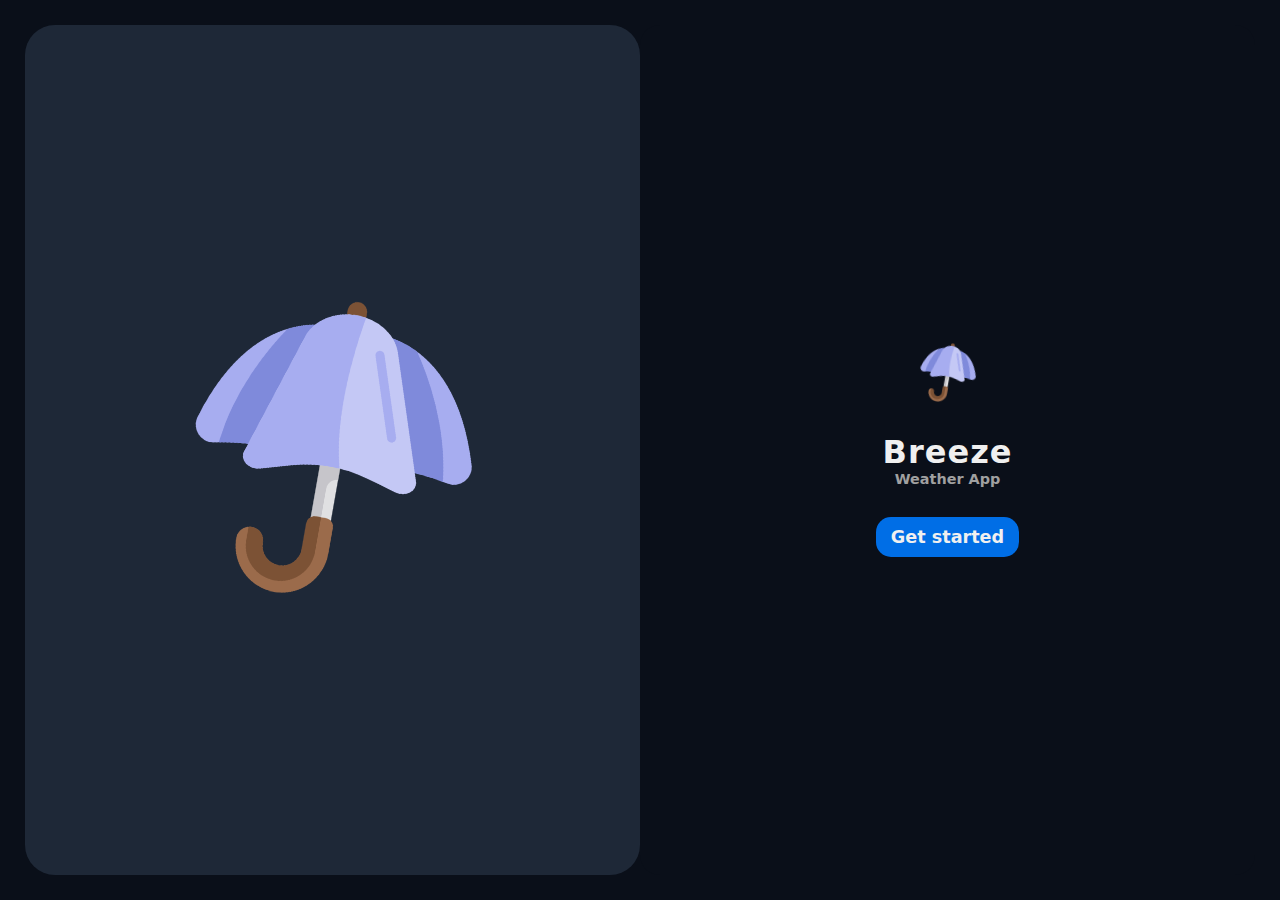
<file: html/index.html>
<!DOCTYPE html>
<html lang="en">
  <head>
    <meta charset="UTF-8" />
    <meta name="viewport" content="width=device-width, initial-scale=1.0" />
    <title>Welcome</title>

    <link rel="stylesheet" href="../styles/styles.css" />
    <link rel="stylesheet" href="../styles/welcome.css" />
    <link
      rel="stylesheet"
      href="https://cdnjs.cloudflare.com/ajax/libs/font-awesome/6.6.0/css/all.min.css"
      integrity="sha512-Kc323vGBEqzTmouAECnVceyQqyqdsSiqLQISBL29aUW4U/M7pSPA/gEUZQqv1cwx4OnYxTxve5UMg5GT6L4JJg=="
      crossorigin="anonymous"
      referrerpolicy="no-referrer"
    />
    <script src="../script/data.js" defer></script>
    <script src="../script/functions.js" defer></script>
    <script src="../script/welcome.js" defer></script>
  </head>

  <body>
    <aside>
      <img src="../images/umbrella.png" alt="umbrella" />
    </aside>

    <main>
      <img src="../images/umbrella.png" alt="umbrella" />

      <div>
        <p class="large">Breeze</p>
        <p>Weather App</p>
      </div>

      <div class="anchor">Get started</div>
    </main>
  </body>
</html>
</file>
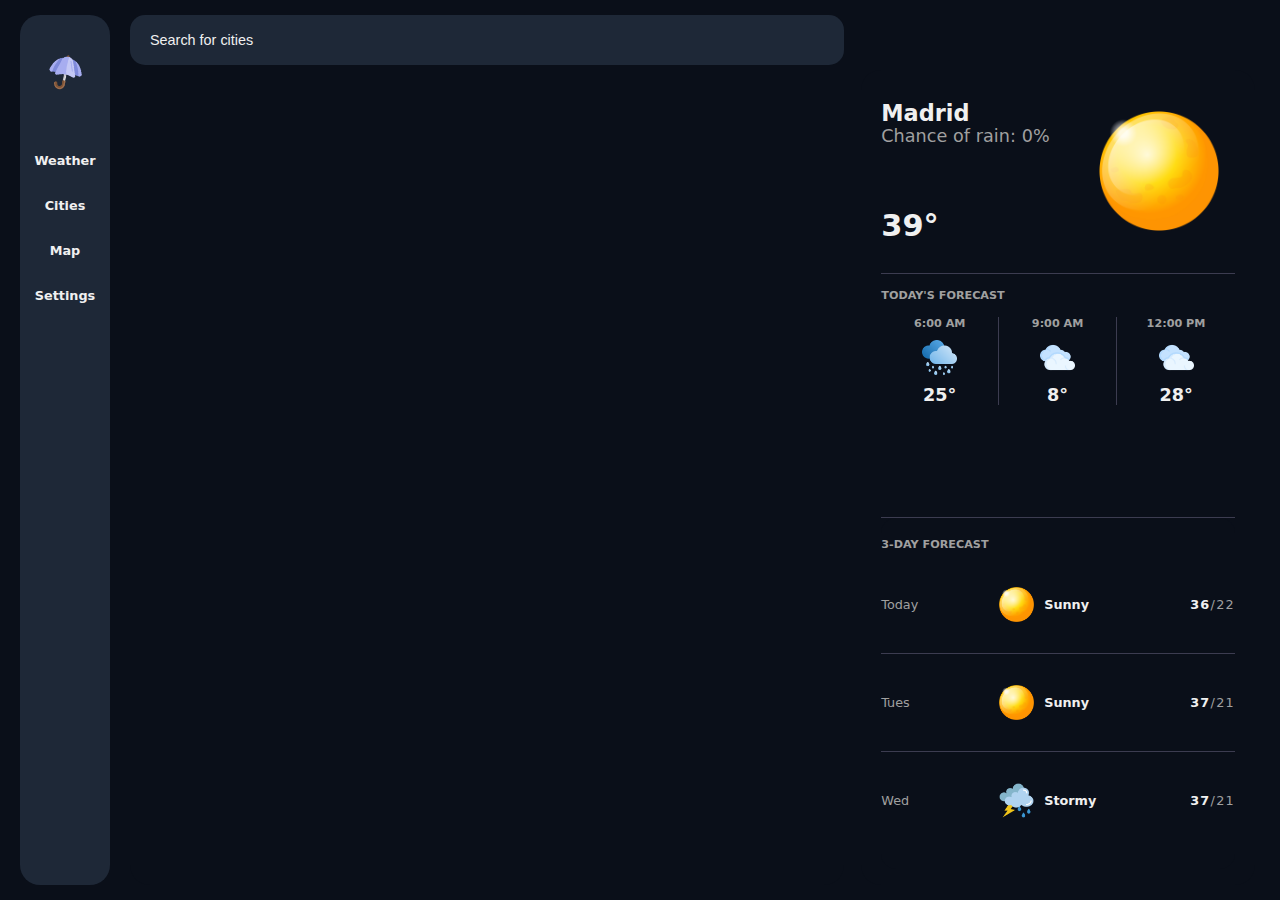
<file: html/cities.html>
<!DOCTYPE html>
<html lang="en">
  <head>
    <meta charset="UTF-8" />
    <meta name="viewport" content="width=device-width, initial-scale=1.0" />
    <title>Weather App</title>
    <link rel="stylesheet" href="../styles/styles.css" />
    <link rel="stylesheet" href="../styles/cities.css" />
    <link
      rel="stylesheet"
      href="https://cdnjs.cloudflare.com/ajax/libs/font-awesome/6.6.0/css/all.min.css"
      integrity="sha512-Kc323vGBEqzTmouAECnVceyQqyqdsSiqLQISBL29aUW4U/M7pSPA/gEUZQqv1cwx4OnYxTxve5UMg5GT6L4JJg=="
      crossorigin="anonymous"
      referrerpolicy="no-referrer"
    />

    <script src="../script/functions.js" defer></script>
    <script src="../script/cities.js" defer></script>
  </head>

  <body>
    <section class="side-nav">
      <div>
        <a href="home.html"><img src="../images/umbrella.png" /></a>
      </div>

      <div class="active">
        <a href="home.html"
          ><i class="fa-solid fa-cloud-sun-rain"></i>
          <p>Weather</p>
        </a>
      </div>

      <div>
        <a href="cities.html"
          ><i class="fa-solid fa-list-ul"></i>
          <p>Cities</p>
        </a>
      </div>

      <div>
        <a href="map.html"
          ><i class="fa-solid fa-map"></i>
          <p>Map</p>
        </a>
      </div>

      <div>
        <a href="settings.html"
          ><i class="fa-solid fa-sliders"></i>
          <p>Settings</p>
        </a>
      </div>
    </section>

    <section class="main">
      <div>
        <input type="text" placeholder="Search for cities" />
      </div>

      <div class="cities">
        <div class="city-container">
          <div class="city">
            <img src="../images/sun.png" alt="weather" />

            <div class="description">
              <p class="city-name">
                Madrid
                <i class="fa-solid fa-magnifying-glass-location"></i>
              </p>
              <p>10:23</p>
            </div>

            <p class="degrees">37&deg;</p>
          </div>

          <div class="delete">
            <i class="fa-solid fa-xmark"></i>
          </div>
        </div>

        <div class="city-container">
          <div class="city">
            <img src="../images/rain.png" alt="weather" />

            <div class="description">
              <p class="city-name">
                Vienna
                <i class="fa-solid fa-magnifying-glass-location"></i>
              </p>
              <p>11:54</p>
            </div>

            <p class="degrees">19&deg;</p>
          </div>

          <div class="delete">
            <i class="fa-solid fa-xmark"></i>
          </div>
        </div>

        <div class="city-container">
          <div class="city">
            <img src="../images/sun.png" alt="weather" />

            <div class="description">
              <p class="city-name">
                Madrid
                <i class="fa-solid fa-magnifying-glass-location"></i>
              </p>
              <p>4:21</p>
            </div>

            <p class="degrees">37&deg;</p>
          </div>

          <div class="delete">
            <i class="fa-solid fa-xmark"></i>
          </div>
        </div>

        <div class="city-container">
          <div class="city">
            <img src="../images/cloudy.png" alt="weather" />

            <div class="description">
              <p class="city-name">
                Athens
                <i class="fa-solid fa-magnifying-glass-location"></i>
              </p>
              <p>9:30</p>
            </div>

            <p class="degrees">21&deg;</p>
          </div>

          <div class="delete">
            <i class="fa-solid fa-xmark"></i>
          </div>
        </div>
      </div>
    </section>

    <section class="forecast">
      <div class="current-city">
        <div class="city">
          <p class="cityname">Madrid</p>
          <p>Chance of rain: <span class="dom">0</span>%</p>
        </div>

        <div class="image icon">
          <img src="../images/sun.png" />
        </div>

        <div class="temp">
          <p class="degrees"><span class="dom">39</span>&deg;</p>
        </div>
      </div>

      <div class="today-forecast">
        <p class="header">TODAY'S FORECAST</p>

        <div class="time-sections">
          <div class="section six-am">
            <p>6:00 AM</p>
            <img src="../images/rain.png" alt="weather" />
            <p class="degrees"><span>25</span>&deg;</p>
          </div>

          <div class="section nine-am">
            <p>9:00 AM</p>
            <img src="../images/cloudy.png" alt="weather" />
            <p class="degrees"><span>8</span>&deg;</p>
          </div>

          <div class="section twelve-pm">
            <p>12:00 PM</p>
            <img src="../images/cloudy.png" alt="weather" />
            <p class="degrees"><span>28</span>&deg;</p>
          </div>
        </div>
      </div>

      <div class="week-forecast">
        <div class="header">3-DAY FORECAST</div>

        <div class="day day-1">
          <p>Today</p>
          <div class="weather">
            <img src="../images/sun.png" alt="weather" />
            <p>Sunny</p>
          </div>
          <p><span>36</span>/22</p>
        </div>

        <div class="day day-2">
          <p>Tues</p>
          <div class="weather">
            <img src="../images/sun.png" alt="weather" />
            <p>Sunny</p>
          </div>
          <p><span>37</span>/21</p>
        </div>

        <div class="day day-3">
          <p>Wed</p>
          <div class="weather">
            <img src="../images/stormy.png" alt="weather" />
            <p>Stormy</p>
          </div>
          <p><span>37</span>/21</p>
        </div>
      </div>
    </section>
  </body>
</html>
</file>
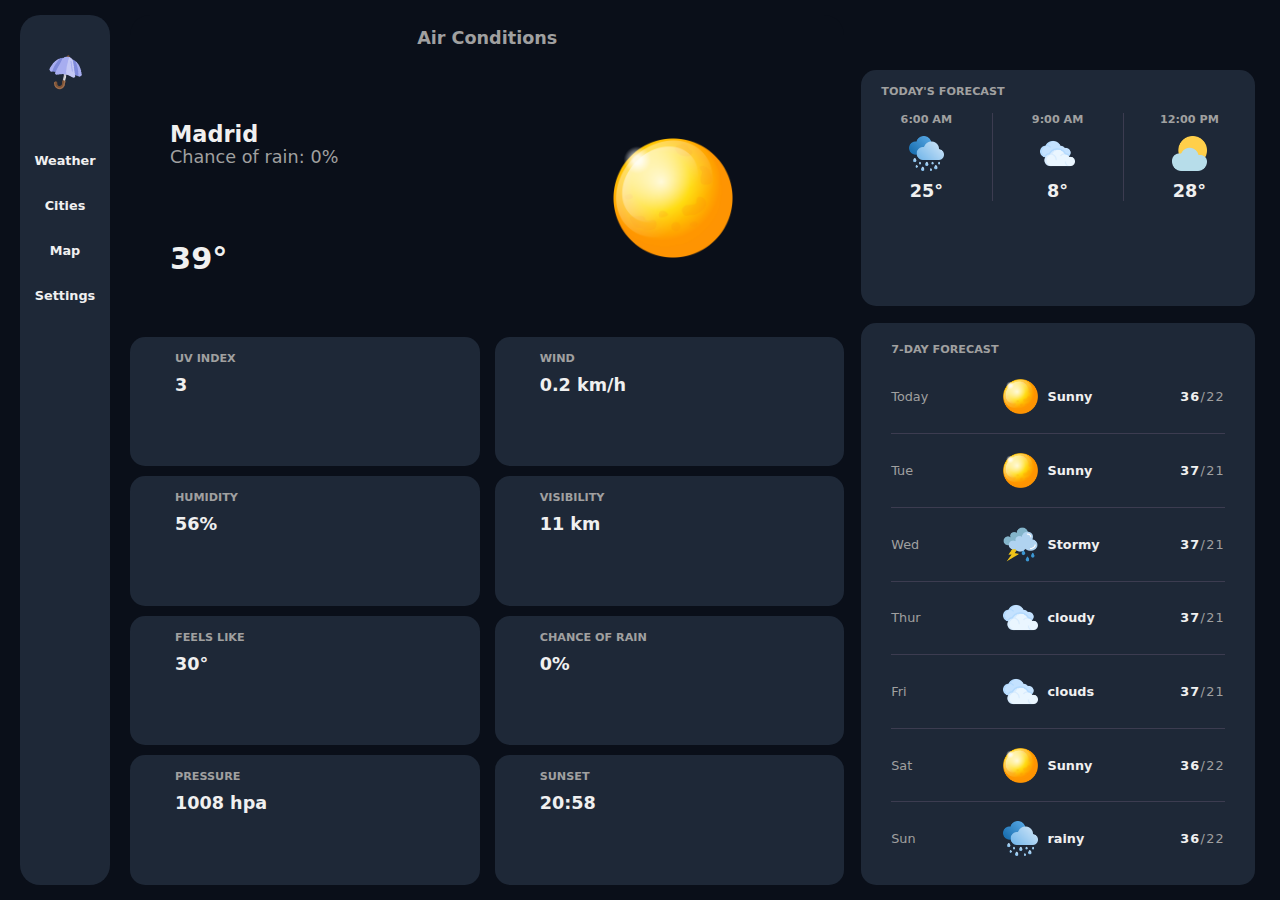
<file: html/conditions.html>
<!DOCTYPE html>
<html lang="en">
  <head>
    <meta charset="UTF-8" />
    <meta name="viewport" content="width=device-width, initial-scale=1.0" />
    <title>Weather App</title>
    <link rel="stylesheet" href="../styles/styles.css" />
    <link rel="stylesheet" href="../styles/conditions.css" />
    <link
      rel="stylesheet"
      href="https://cdnjs.cloudflare.com/ajax/libs/font-awesome/6.6.0/css/all.min.css"
      integrity="sha512-Kc323vGBEqzTmouAECnVceyQqyqdsSiqLQISBL29aUW4U/M7pSPA/gEUZQqv1cwx4OnYxTxve5UMg5GT6L4JJg=="
      crossorigin="anonymous"
      referrerpolicy="no-referrer"
    />

    <script src="../script/functions.js" defer></script>
    <script src="../script/conditions.js" defer></script>
  </head>

  <body>
    <section class="side-nav">
      <div>
        <a href="home.html"><img src="../images/umbrella.png" /></a>
      </div>

      <div class="active">
        <a href="home.html"
          ><i class="fa-solid fa-cloud-sun-rain"></i>
          <p>Weather</p>
        </a>
      </div>

      <div>
        <a href="cities.html"
          ><i class="fa-solid fa-list-ul"></i>
          <p>Cities</p>
        </a>
      </div>

      <div>
        <a href="map.html"
          ><i class="fa-solid fa-map"></i>
          <p>Map</p>
        </a>
      </div>

      <div>
        <a href="settings.html"
          ><i class="fa-solid fa-sliders"></i>
          <p>Settings</p>
        </a>
      </div>
    </section>

    <section class="main">
      <div class="header">
        <a href="../html/home.html">
          <i class="fa-solid fa-chevron-left"></i>
        </a>
        <p>Air Conditions</p>
      </div>

      <div class="current-city">
        <div class="city">
          <p class="cityname">Madrid</p>
          <p>Chance of rain: <span class="dom">0</span>%</p>
        </div>

        <div class="image icon">
          <img src="../images/sun.png" />
        </div>

        <div class="temp">
          <p class="degrees"><span class="dom">39</span>&deg;</p>
        </div>
      </div>

      <div class="grid">
        <div class="condition uv-index">
          <i class="fa-solid fa-sun"></i>
          <div class="description">
            <p>UV index</p>
            <p class="measure"><span>3</span></p>
          </div>
        </div>

        <div class="condition wind">
          <i class="fa-solid fa-wind"></i>
          <div class="description">
            <p>Wind</p>
            <p class="measure">
              <span>0.2</span> <span class="windUnit">km/h</span>
            </p>
          </div>
        </div>

        <div class="condition humidity">
          <i class="fa-solid fa-shower"></i>
          <div class="description">
            <p>Humidity</p>
            <p class="measure"><span>56</span>%</p>
          </div>
        </div>

        <div class="condition visibility">
          <i class="fa-solid fa-eye"></i>
          <div class="description">
            <p>Visibility</p>
            <p class="measure">
              <span>11</span> <span class="distanceUnit">km</span>
            </p>
          </div>
        </div>

        <div class="condition feels-like">
          <i class="fa-solid fa-temperature-half"></i>
          <div class="description">
            <p>Feels like</p>
            <p class="measure"><span>30</span>&deg;</p>
          </div>
        </div>

        <div class="condition rain-chance">
          <i class="fa-solid fa-droplet"></i>
          <div class="description">
            <p>Chance of Rain</p>
            <p class="measure"><span>0</span>%</p>
          </div>
        </div>

        <div class="condition pressure">
          <i class="fa-solid fa-gauge-high"></i>
          <div class="description">
            <p>Pressure</p>
            <p class="measure">
              <span>1008</span> <span class="pressureUnit">hpa</span>
            </p>
          </div>
        </div>

        <div class="condition sunset">
          <i class="fa-solid fa-cloud-sun"></i>
          <div class="description">
            <p>Sunset</p>
            <p class="measure"><span>20:58</span></p>
          </div>
        </div>
      </div>
    </section>

    <section class="forecast">
      <div class="today-forecast">
        <p class="header">TODAY'S FORECAST</p>
        <div class="time-sections">
          <div class="section 6am">
            <p>6:00 AM</p>
            <img src="../images/rain.png" alt="weather" />
            <p class="degrees"><span>25</span>&deg;</p>
          </div>

          <div class="section 9am">
            <p>9:00 AM</p>
            <img src="../images/cloudy.png" alt="weather" />
            <p class="degrees"><span>8</span>&deg;</p>
          </div>

          <div class="section 12pm">
            <p>12:00 PM</p>
            <img src="../images/partly-cloudy-day.png" alt="weather" />
            <p class="degrees"><span>28</span>&deg;</p>
          </div>
        </div>
      </div>

      <div class="week-forecast">
        <div class="header">7-DAY FORECAST</div>
        <div class="day day-1">
          <p>Today</p>
          <div class="weather">
            <img src="../images/sun.png" alt="weather" />
            <p>Sunny</p>
          </div>
          <p><span>36</span>/22</p>
        </div>

        <div class="day day-2">
          <p>Tue</p>
          <div class="weather">
            <img src="../images/sun.png" alt="weather" />
            <p>Sunny</p>
          </div>
          <p><span>37</span>/21</p>
        </div>

        <div class="day day-3">
          <p>Wed</p>
          <div class="weather">
            <img src="../images/stormy.png" alt="weather" />
            <p>Stormy</p>
          </div>
          <p><span>37</span>/21</p>
        </div>

        <div class="day day-4">
          <p>Thur</p>
          <div class="weather">
            <img src="../images/cloudy.png" alt="weather" />
            <p>cloudy</p>
          </div>
          <p><span>37</span>/21</p>
        </div>

        <div class="day day-5">
          <p>Fri</p>
          <div class="weather">
            <img src="../images/cloudy.png" alt="weather" />
            <p>clouds</p>
          </div>
          <p><span>37</span>/21</p>
        </div>

        <div class="day day-6">
          <p>Sat</p>
          <div class="weather">
            <img src="../images/sun.png" alt="weather" />
            <p>Sunny</p>
          </div>
          <p><span>36</span>/22</p>
        </div>

        <div class="day day-7">
          <p>Sun</p>
          <div class="weather">
            <img src="../images/rain.png" alt="weather" />
            <p>rainy</p>
          </div>
          <p><span>36</span>/22</p>
        </div>
      </div>
    </section>
  </body>
</html>
</file>
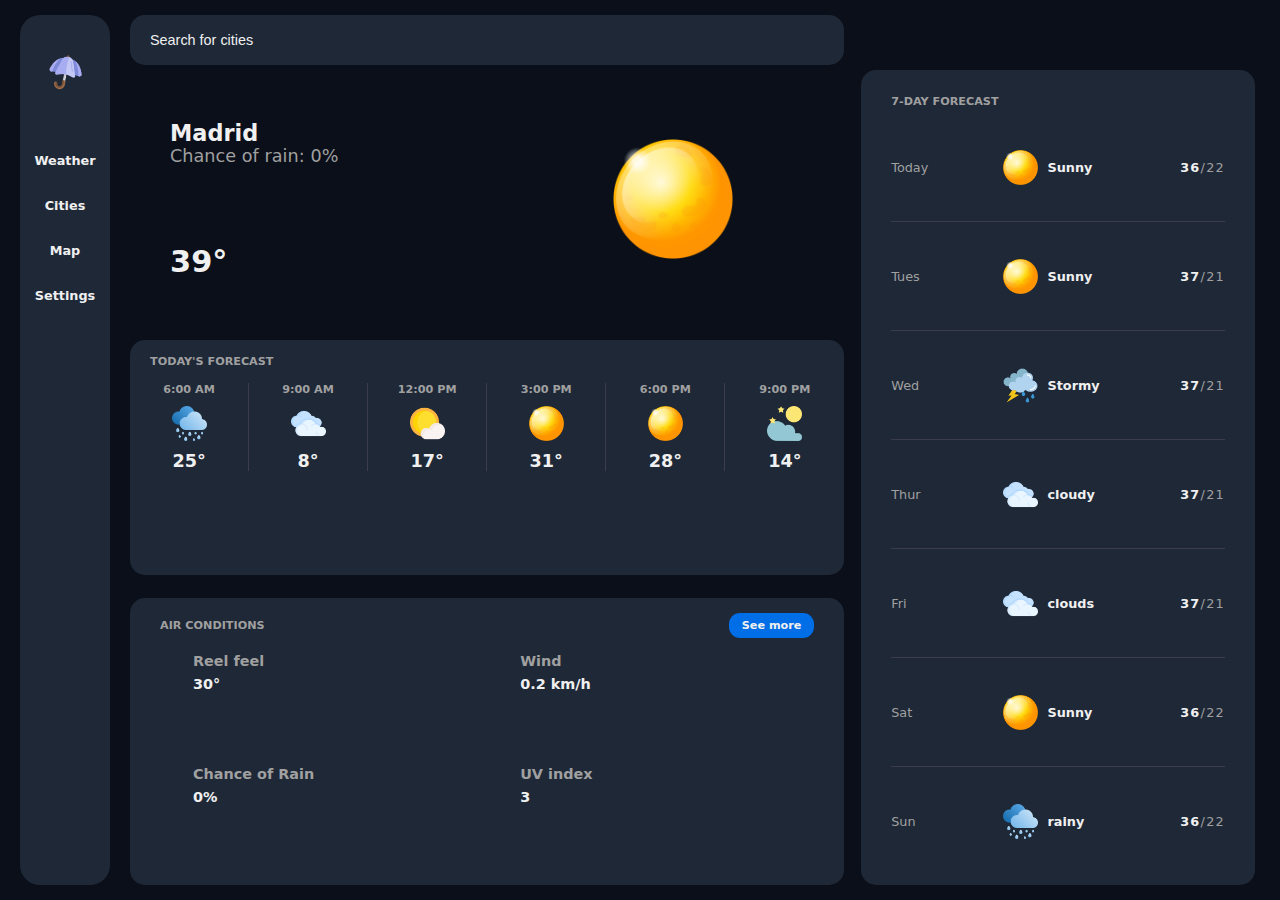
<file: html/home.html>
<!DOCTYPE html>
<html lang="en">
  <head>
    <meta charset="UTF-8" />
    <meta name="viewport" content="width=device-width, initial-scale=1.0" />
    <title>Weather App</title>
    <link rel="stylesheet" href="../styles/styles.css" />
    <link rel="stylesheet" href="../styles/home.css" />
    <link
      rel="stylesheet"
      href="https://cdnjs.cloudflare.com/ajax/libs/font-awesome/6.6.0/css/all.min.css"
      integrity="sha512-Kc323vGBEqzTmouAECnVceyQqyqdsSiqLQISBL29aUW4U/M7pSPA/gEUZQqv1cwx4OnYxTxve5UMg5GT6L4JJg=="
      crossorigin="anonymous"
      referrerpolicy="no-referrer"
    />

    <script src="../script/functions.js" defer></script>
    <script src="../script/home.js" defer></script>
  </head>

  <body>
    <section class="side-nav">
      <div>
        <a href="home.html"><img src="../images/umbrella.png" /></a>
      </div>

      <div class="active">
        <a href="home.html"
          ><i class="fa-solid fa-cloud-sun-rain"></i>
          <p>Weather</p>
        </a>
      </div>

      <div>
        <a href="cities.html"
          ><i class="fa-solid fa-list-ul"></i>
          <p>Cities</p>
        </a>
      </div>

      <div>
        <a href="map.html"
          ><i class="fa-solid fa-map"></i>
          <p>Map</p>
        </a>
      </div>

      <div>
        <a href="settings.html"
          ><i class="fa-solid fa-sliders"></i>
          <p>Settings</p>
        </a>
      </div>
    </section>

    <section class="main">
      <div>
        <input type="text" placeholder="Search for cities" />
      </div>

      <div class="current-city">
        <div class="city">
          <p class="cityname">Madrid</p>
          <p>Chance of rain: <span class="dom">0</span>%</p>
        </div>

        <div class="image icon">
          <img src="../images/sun.png" />
        </div>

        <div class="temp">
          <p class="degrees"><span class="dom">39</span>&deg;</p>
        </div>
      </div>

      <div class="today-forecast">
        <p class="header">TODAY'S FORECAST</p>

        <div class="time-sections">
          <div class="section six-am">
            <p>6:00 AM</p>
            <img src="../images/rain.png" alt="weather" />
            <p class="degrees"><span>25</span>&deg;</p>
          </div>

          <div class="section nine-am">
            <p>9:00 AM</p>
            <img src="../images/cloudy.png" alt="weather" />
            <p class="degrees"><span>8</span>&deg;</p>
          </div>

          <div class="section twelve-pm">
            <p>12:00 PM</p>
            <img src="../images/clear-day.png" alt="weather" />
            <p class="degrees"><span>17</span>&deg;</p>
          </div>

          <div class="section three-pm">
            <p>3:00 PM</p>
            <img src="../images/sun.png" alt="weather" />
            <p class="degrees"><span>31</span>&deg;</p>
          </div>

          <div class="section six-pm">
            <p>6:00 PM</p>
            <img src="../images/sun.png" alt="weather" />
            <p class="degrees"><span>28</span>&deg;</p>
          </div>

          <div class="section nine-pm">
            <p>9:00 PM</p>
            <img src="../images/clear-night.png" alt="weather" />
            <p class="degrees"><span>14</span>&deg;</p>
          </div>
        </div>
      </div>

      <div class="air-conditions">
        <div class="header">
          <p>AIR CONDITIONS</p>
          <a href="conditions.html">See more</a>
        </div>

        <div class="grid">
          <div class="condition">
            <i class="fa-solid fa-temperature-half"></i>
            <p class="description">Reel feel</p>
            <p class="measure"><span>30</span>&deg;</p>
          </div>

          <div class="condition">
            <i class="fa-solid fa-wind"></i>
            <p class="description">Wind</p>
            <p class="measure">
              <span>0.2</span> <span class="windUnit">km/h</span>
            </p>
          </div>

          <div class="condition">
            <i class="fa-solid fa-droplet"></i>
            <p class="description">Chance of Rain</p>
            <p class="measure"><span>0</span>%</p>
          </div>

          <div class="condition">
            <i class="fa-solid fa-sun"></i>
            <p class="description">UV index</p>
            <p class="measure"><span>3</span></p>
          </div>
        </div>
      </div>
    </section>

    <section class="week-forecast">
      <div class="header">7-DAY FORECAST</div>
      <div class="day day-1">
        <p>Today</p>
        <div class="weather">
          <img src="../images/sun.png" alt="weather" />
          <p>Sunny</p>
        </div>
        <p><span>36</span>/22</p>
      </div>

      <div class="day day-2">
        <p>Tues</p>
        <div class="weather">
          <img src="../images/sun.png" alt="weather" />
          <p>Sunny</p>
        </div>
        <p><span>37</span>/21</p>
      </div>

      <div class="day day-3">
        <p>Wed</p>
        <div class="weather">
          <img src="../images/stormy.png" alt="weather" />
          <p>Stormy</p>
        </div>
        <p><span>37</span>/21</p>
      </div>

      <div class="day day-4">
        <p>Thur</p>
        <div class="weather">
          <img src="../images/cloudy.png" alt="weather" />
          <p>cloudy</p>
        </div>
        <p><span>37</span>/21</p>
      </div>

      <div class="day day-5">
        <p>Fri</p>
        <div class="weather">
          <img src="../images/cloudy.png" alt="weather" />
          <p>clouds</p>
        </div>
        <p><span>37</span>/21</p>
      </div>

      <div class="day day-6">
        <p>Sat</p>
        <div class="weather">
          <img src="../images/sun.png" alt="weather" />
          <p>Sunny</p>
        </div>
        <p><span>36</span>/22</p>
      </div>

      <div class="day day-7">
        <p>Sun</p>
        <div class="weather">
          <img src="../images/rain.png" alt="weather" />
          <p>rainy</p>
        </div>
        <p><span>36</span>/22</p>
      </div>
    </section>
  </body>
</html>
</file>
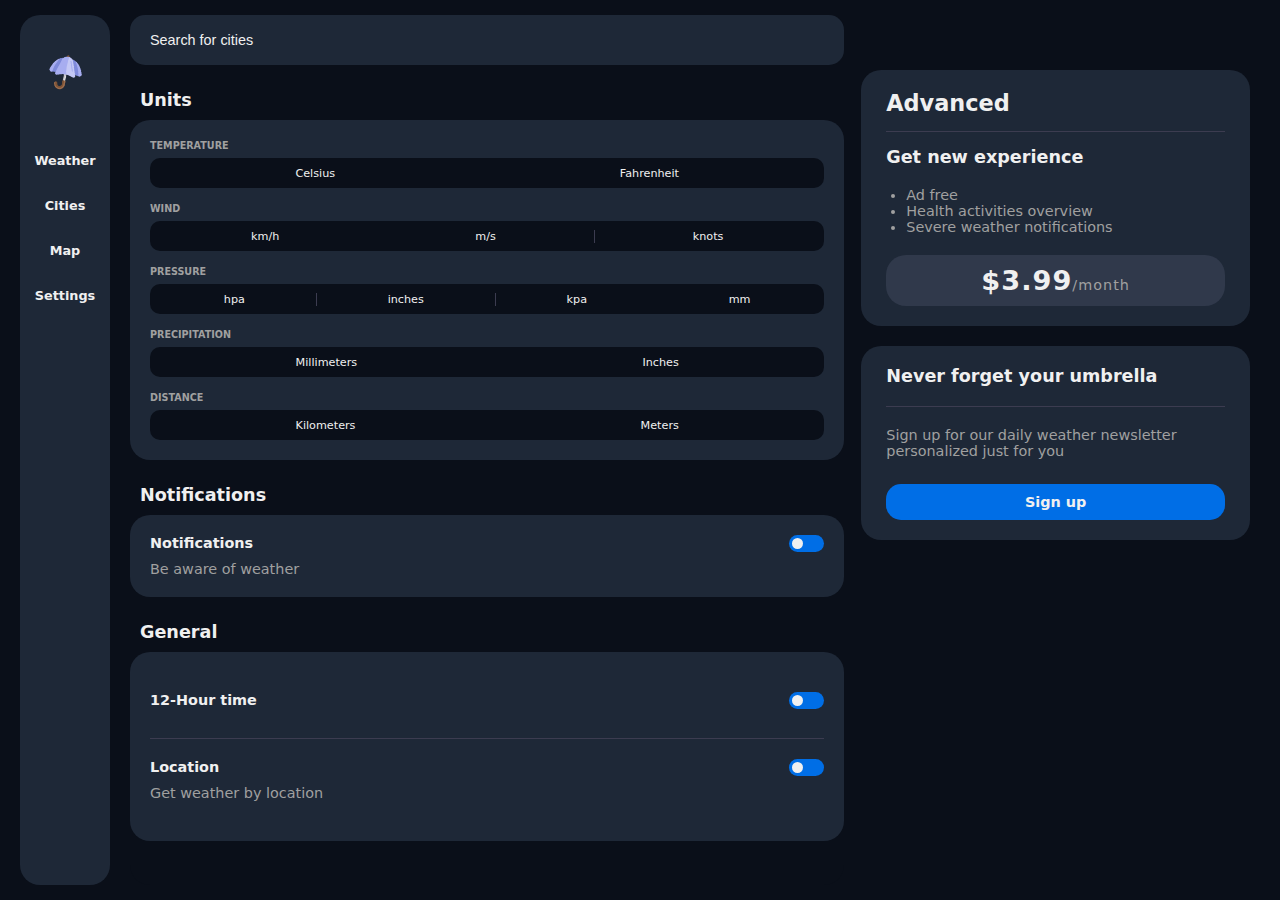
<file: html/settings.html>
<!DOCTYPE html>
<html lang="en">
  <head>
    <meta charset="UTF-8" />
    <meta name="viewport" content="width=device-width, initial-scale=1.0" />
    <title>Weather App</title>
    <link rel="stylesheet" href="../styles/styles.css" />
    <link rel="stylesheet" href="../styles/settings.css" />
    <link
      rel="stylesheet"
      href="https://cdnjs.cloudflare.com/ajax/libs/font-awesome/6.6.0/css/all.min.css"
      integrity="sha512-Kc323vGBEqzTmouAECnVceyQqyqdsSiqLQISBL29aUW4U/M7pSPA/gEUZQqv1cwx4OnYxTxve5UMg5GT6L4JJg=="
      crossorigin="anonymous"
      referrerpolicy="no-referrer"
    />

    <script src="../script/functions.js" defer></script>
    <script src="../script/settings.js" defer></script>
  </head>

  <body id="settings">
    <section class="side-nav">
      <div>
        <a href="home.html"><img src="../images/umbrella.png" /></a>
      </div>

      <div class="active">
        <a href="home.html"
          ><i class="fa-solid fa-cloud-sun-rain"></i>
          <p>Weather</p>
        </a>
      </div>

      <div>
        <a href="cities.html"
          ><i class="fa-solid fa-list-ul"></i>
          <p>Cities</p>
        </a>
      </div>

      <div>
        <a href="map.html"
          ><i class="fa-solid fa-map"></i>
          <p>Map</p>
        </a>
      </div>

      <div>
        <a href="settings.html"
          ><i class="fa-solid fa-sliders"></i>
          <p>Settings</p>
        </a>
      </div>
    </section>

    <section class="middle">
      <div class="header">
        <input type="text" placeholder="Search for cities" />
      </div>

      <div class="units">
        <p class="header">Units</p>

        <div class="all-units">
          <div class="aspect">
            <p class="header">Temperature</p>
            <div class="measure temperature">
              <p class="active">Celsius</p>
              <p>Fahrenheit</p>
            </div>
          </div>

          <div class="aspect">
            <p class="header">Wind</p>
            <div class="measure wind border">
              <p class="active" id="index-0">km/h</p>
              <p id="index-1">m/s</p>
              <p id="index-2">knots</p>
            </div>
          </div>

          <div class="aspect">
            <p class="header">Pressure</p>
            <div class="measure pressure border">
              <p id="index-0">hpa</p>
              <p id="index-1">inches</p>
              <p id="index-2">kpa</p>
              <p class="active" id="index-3">mm</p>
            </div>
          </div>

          <div class="aspect">
            <p class="header">Precipitation</p>
            <div class="measure precipitation">
              <p class="active">Millimeters</p>
              <p>Inches</p>
            </div>
          </div>

          <div class="aspect">
            <p class="header">Distance</p>
            <div class="measure distance">
              <p class="active">Kilometers</p>
              <p>Meters</p>
            </div>
          </div>
        </div>
      </div>

      <div>
        <p class="header">Notifications</p>

        <div class="notifications toggle-parent">
          <div class="content">
            <p>Notifications</p>
            <p>Be aware of weather</p>
          </div>

          <div class="toggle">
            <div></div>
          </div>
        </div>
      </div>

      <div>
        <p class="header">General</p>

        <div>
          <div class="time toggle-parent">
            <div class="content">
              <p>12-Hour time</p>
            </div>

            <div class="toggle">
              <div></div>
            </div>
          </div>

          <div class="location toggle-parent">
            <div class="content">
              <p>Location</p>
              <p>Get weather by location</p>
            </div>

            <div class="toggle">
              <div></div>
            </div>
          </div>
        </div>
      </div>
    </section>

    <section class="aside">
      <div class="advanced">
        <p>Advanced</p>
        <div>
          <p class="header">Get new experience</p>

          <ul>
            <li>Ad free</li>
            <li>Health activities overview</li>
            <li>Severe weather notifications</li>
          </ul>
        </div>

        <div class="subscribe">
          <p><span>$3.99</span>/month</p>
        </div>
      </div>

      <div class="sign-up">
        <p class="header">Never forget your umbrella</p>
        <p>
          Sign up for our daily weather newsletter personalized just for you
        </p>
        <a href="#">Sign up</a>
      </div>
    </section>
  </body>
</html>
</file>
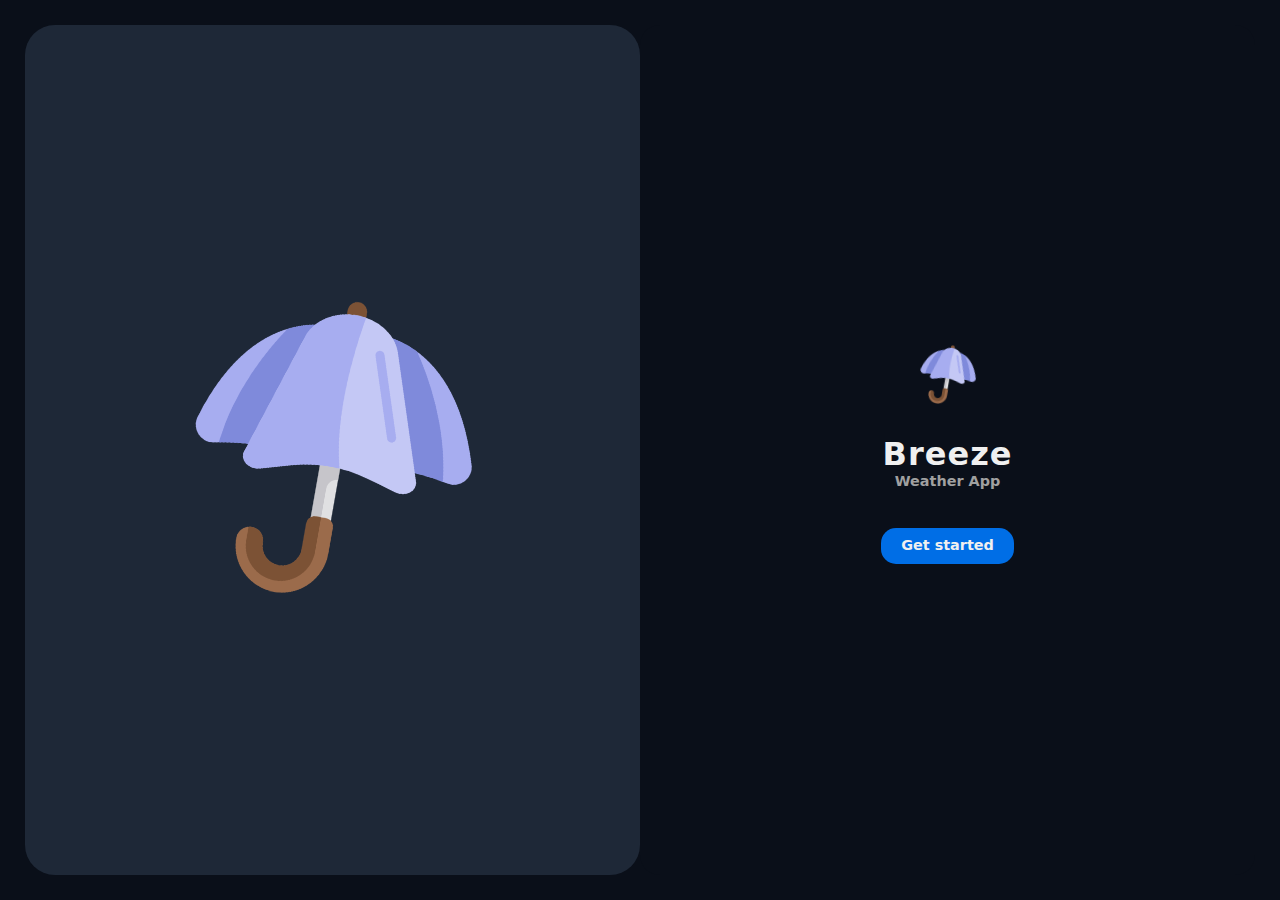
<file: html/welcome.html>
<!DOCTYPE html>
<html lang="en">
  <head>
    <meta charset="UTF-8" />
    <meta name="viewport" content="width=device-width, initial-scale=1.0" />
    <title>Welcome</title>

    <link rel="stylesheet" href="../styles/styles.css" />
    <link rel="stylesheet" href="../styles/welcome-styles.css" />
    <link
      rel="stylesheet"
      href="https://cdnjs.cloudflare.com/ajax/libs/font-awesome/6.6.0/css/all.min.css"
      integrity="sha512-Kc323vGBEqzTmouAECnVceyQqyqdsSiqLQISBL29aUW4U/M7pSPA/gEUZQqv1cwx4OnYxTxve5UMg5GT6L4JJg=="
      crossorigin="anonymous"
      referrerpolicy="no-referrer"
    />
  </head>

  <body>
    <aside>
      <img src="../images/umbrella.png" alt="umbrella" />
    </aside>

    <main>
      <img src="../images/umbrella.png" alt="umbrella" />

      <div>
        <p class="large">Breeze</p>
        <p>Weather App</p>
      </div>

      <a href="../html/home.html">Get started</a>
    </main>
  </body>
</html>
</file>
<file: styles/styles.css>
* {
  padding: 0;
  margin: 0;
  box-sizing: border-box;
}

:root {
  --dark: rgb(10, 15, 25);
  --lightdark: rgb(30, 40, 55);
  --lightwhite: rgb(240, 240, 240);
  --linecolor: rgb(60, 60, 80);
  --lightblue: rgb(0, 110, 230);
  --lightgray: rgb(160, 160, 160);
  --lineborder: var(--linecolor) 1px solid;
  --smallfontsize1: 0.6rem;
  --smallfontsize2: 0.7rem;
  --smallfontsize3: 0.8rem;
  --generalfontsize: 0.9rem;
  --largefontsize1: 1.1rem;
  --largefontsize2: 1.4rem;
  --largefontsize3: 1.9rem;
  --largefontsize4: 1.6rem;
}

::-webkit-scrollbar {
  width: 5px;
}

::-webkit-scrollbar-track {
  border: 7px;
  -webkit-border-radius: 7px;
  background-color: var(-- dark);
}

::-webkit-scrollbar-thumb {
  border: 7px;
  -webkit-border-radius: 7px;
  background-color: var(--lightwhite);
}

body {
  font-size: var(--generalfontsize);
  background-color: var(--dark);
  color: var(--lightwhite);
  padding: 15px 25px 15px 20px;
  font-family: system-ui, -apple-system, BlinkMacSystemFont, "Segoe UI", Roboto,
    Oxygen, Ubuntu, Cantarell, "Open Sans", "Helvetica Neue", sans-serif;
  display: grid;
  grid-template-columns: 63.5% 35%;
  justify-content: space-between;
  height: 100vh;
  text-align: center;
  width: calc(100vw - 110px);
  margin-left: auto;
  overflow: auto;
}

body > * {
  background-color: var(--lightdark);
  border-radius: 20px;
}

body > section:last-child {
  height: calc(100% - 55px);
  align-self: end;
}

img {
  width: 35px;
  height: 35px;
}

i {
  color: var(--lightgray);
}

a {
  color: var(--lightwhite);
  text-decoration: none;
}

/* sidebar nav */
.side-nav {
  width: 90px;
  display: flex;
  flex-direction: column;
  padding: 40px 0;
  gap: 30px;
  align-items: center;
  color: var(--lightgray);
  font-size: var(--smallfontsize3);
  font-weight: 700;
  position: fixed;
  top: 15px;
  bottom: 15px;
  left: 20px;
}

.side-nav .active,
.side-nav .active i {
  color: var(--lightwhite);
}

.side-nav i {
  font-size: var(--generalfontsize);
}

.side-nav div:first-child {
  margin-bottom: 30px;
}

.side-nav div {
  display: flex;
  flex-direction: column;
  gap: 4px;
}

.side-nav img {
  transform: rotate(10deg);
}

input {
  color: var(--lightwhite);
  background-color: var(--lightdark);
  height: 100%;
  border: none;
  width: 100%;
  border-radius: 15px;
  padding-left: 20px;
  font-size: var(--generalfontsize);
}

.main input::placeholder {
  color: var(--lightwhite);
}

/* dealing with city display for pages which will include it */
.current-city {
  padding: 0 20px;
  padding-left: 40px;
  display: grid;
  gap: 2px;
  grid-template-areas: "city image" "degrees image";
}

.current-city > * {
  display: flex;
  align-items: center;
}

.current-city .city {
  grid-area: city;
  flex-direction: column;
  justify-content: center;
  align-items: start;
}

.current-city .cityname {
  font-size: var(--largefontsize2);
  font-weight: 700;
  color: var(--lightwhite);
  text-transform: capitalize;
}

.current-city .city p:last-child {
  font-size: var(--largefontsize1);
  color: var(--lightgray);
  letter-spacing: 0.05px;
}

.current-city .degrees {
  grid-area: degrees;
  justify-content: flex-start;
  font-size: var(--largefontsize3);
  font-weight: 700;
  color: var(--lightwhite);
}

.current-city .image {
  grid-area: image;
  justify-content: center;
}

.current-city img {
  width: 120px;
  height: 120px;
}

/* current day forecast styles */
.today-forecast {
  display: flex;
  flex-direction: column;
  padding: 15px 0;
  gap: 15px;
  text-align: left;
  color: var(--lightgray);
  font-weight: 700;
  font-size: var(--smallfontsize2);
  border-radius: 15px;
  background-color: var(--lightdark);
  letter-spacing: normal;
}

.today-forecast .header {
  padding-left: 20px;
}

.today-forecast .degrees {
  color: var(--lightwhite);
  font-size: var(--largefontsize1);
}

.today-forecast .time-sections {
  display: grid;
  grid-template-columns: repeat(6, 1fr);
}

.today-forecast .time-sections .section {
  display: flex;
  flex-direction: column;
  justify-content: center;
  gap: 10px;
  align-items: center;
  border-right: 1px solid var(--linecolor);
}

.today-forecast .time-sections .section:last-child {
  border-right: none;
}

/* week-forecast styles */
.week-forecast {
  padding: 25px 30px 10px;
  text-align: left;
  color: var(--lightgray);
  display: flex;
  flex-direction: column;
  font-size: var(--smallfontsize3);
  border-radius: 15px;
  background-color: var(--lightdark);
}

.week-forecast .header {
  font-weight: 700;
  margin-bottom: 5px;
  font-size: var(--smallfontsize2);
}

.week-forecast .day {
  display: grid;
  grid-template-columns: repeat(3, calc(100% / 3));
  justify-content: space-between;
  align-items: center;
  flex: 1 1 auto;
  border-bottom: var(--lineborder);
}

.week-forecast .day:last-child {
  border: none;
}

.week-forecast .day .weather {
  display: flex;
  gap: 10px;
  align-items: center;
}

.week-forecast .day .weather,
.week-forecast .day span {
  color: var(--lightwhite);
  font-weight: 700;
}

.week-forecast .day > p:last-child {
  text-align: right;
  letter-spacing: 0.08rem;
}

/* dealing with loader display for when promises are being resolved */
#loader {
  position: fixed;
  inset: 0;
  border-radius: 0;
  display: flex;
  justify-content: center;
  align-items: center;
}

#loader .loading-text {
  font-size: var(--largefontsize2);
  font-weight: bold;
}

#loader .dots::after {
  content: "";
  display: inline-block;
  width: 1em;
  text-align: left;
  animation: dots 1.5s steps(4, end) infinite;
}

@keyframes dots {
  0%,
  20% {
    content: "";
  }
  40% {
    content: ".";
  }
  60% {
    content: "..";
  }
  80%,
  100% {
    content: "...";
  }
}

/* media queries */
@media (max-width: 500px) {
  body {
    width: 100vw;
    height: auto;
    min-height: 100vh;
    display: flex;
    flex-direction: column;
    gap: 20px;
    margin: 0;
    padding: 30px 15px 100px;
    overflow-x: hidden;
    font-size: var(--generalfontsize);
  }

  body > section:last-child {
    height: auto;
    align-self: stretch;
  }

  img {
    width: 30px;
    height: 30px;
  }

  .side-nav {
    display: flex;
    flex-direction: row;
    justify-content: center;
    align-items: center;
    gap: 50px;
    height: auto;
    width: 100vw;
    padding: 17px 0;
    position: fixed;
    top: auto;
    left: 0;
    right: 0;
    bottom: 0;
    border-radius: 0;
    z-index: 1;
    box-shadow: 0 -0.1px 10px var(--dark);
  }

  .side-nav i {
    font-size: var(--largefontsize2);
  }

  .side-nav div:first-child {
    margin-bottom: 0;
  }

  .current-city img {
    width: 120px;
    height: 120px;
  }

  .current-city {
    padding: 40px 0;
    display: flex;
    flex-direction: column;
    justify-content: center;
    align-items: center;
    gap: 70px;
  }

  .current-city .city {
    align-items: center;
    gap: 10px;
  }
}
</file>
<file: styles/welcome.css>
body {
  background-color: var(--dark);
  color: var(--lightwhite);
  padding: 25px;
  font-family: system-ui, -apple-system, BlinkMacSystemFont, "Segoe UI", Roboto,
    Oxygen, Ubuntu, Cantarell, "Open Sans", "Helvetica Neue", sans-serif;
  display: flex;
  justify-content: center;
  height: 100vh;
  width: 100vw;
}

aside {
  display: flex;
  justify-content: center;
  align-items: center;
  width: 50%;
  border-radius: 30px;
}

aside img {
  width: 300px;
  height: 300px;
}

main {
  flex: 1 1 auto;
  display: flex;
  flex-direction: column;
  justify-content: center;
  align-items: center;
  gap: 30px;
  font-weight: 600;
  color: var(--lightgray);
  background-color: var(--dark);
}

main .large {
  font-size: 2rem;
  font-weight: 700;
  letter-spacing: 1px;
  color: var(--lightwhite);
}

main img {
  width: 60px;
  height: 60px;
}

.anchor {
  padding: 10px 15px;
  color: var(--lightwhite);
  background-color: var(--lightblue);
  border-radius: 15px;
  font-size: var(--largefontsize1);
}

img {
  transform: rotate(10deg);
}

/* dealing responsiveness */
@media (max-width: 500px) {
  body {
    font-size: 1.2rem;
  }

  main {
    height: 60vh;
    display: flex;
    flex-direction: column;
    justify-content: space-between;
    align-items: center;
    font-weight: 600;
    color: var(--lightgray);
    padding: 10vh 0 15vh;
  }

  main div {
    display: flex;
    flex-direction: column;
    justify-content: center;
    gap: 15px;
  }

  img {
    width: 100px !important;
    height: 100px !important;
  }

  i {
    color: rgb(250, 250, 250);
  }

  .anchor {
    width: 50px;
    height: 50px;
    font-size: var(--largefontsize2);
    font-weight: 700;
    display: flex;
    justify-content: center;
    align-items: center;
    background-color: var(--lightblue);
    border-radius: 50%;
  }
}
</file>
<file: styles/cities.css>
/* main section styles */
.main {
  background-color: var(--dark);
  color: var(--lightwhite);
}

.main > div:first-child {
  height: 50px;
  margin-bottom: 20px;
}

.main .city-container {
  display: flex;
  margin-bottom: 15px;
  gap: 20px;
}

.main .city-container > * {
  transition: width 0.4s;
}

.main .city {
  flex: 1 1 auto;
  background-color: var(--lightdark);
  border-radius: 20px;
  display: flex;
  align-items: center;
  padding: 20px 35px;
  text-align: left;
  font-size: var(--generalfontsize);
}

.main .city:hover {
  border: 1px solid var(--lightblue);
}

.main .city img {
  width: 80px;
  height: 80px;
  margin-right: 35px;
}

.main .city .degrees {
  text-align: right;
  flex: 1 1 auto;
  font-weight: 600;
  font-size: var(--largefontsize4);
  align-self: self-start;
}

.main .city .description {
  display: flex;
  flex-direction: column;
  gap: 15px;
  color: var(--lightgray);
}

.main .city .description .city-name {
  font-weight: 700;
  font-size: var(--generalfontsize);
  color: var(--lightwhite);
  text-transform: uppercase;
  display: flex;
  gap: 5px;
}

.main .city .description i {
  display: none;
}

.main .city:hover .description i {
  display: block;
  font-size: var(--largefontsize1);
  font-weight: 600;
  color: var(--lightwhite);
  margin-left: 10px;
}

.main .city-container .delete {
  width: 0;
  opacity: 0;
}

.main .city-container:hover .delete {
  background-color: rgb(160, 60, 40);
  width: 120px;
  display: flex;
  justify-content: center;
  align-items: center;
  border-radius: 20px;
  font-size: var(--largefontsize3);
  opacity: 1;
  color: white;
}

/* right side */
body > .forecast {
  display: grid;
  grid-template-rows: 25% 30% 43%;
  padding: 0 20px 0;
  background-color: var(--dark);
}

body > .forecast > div {
  border-bottom: var(--lineborder);
  background-color: var(--dark);
}

body > .forecast > div:last-child {
  border-bottom: none;
}

.current-city {
  padding: 0;
}

.current-city img {
  width: 120px;
  height: 120px;
}

.today-forecast {
  border-radius: 0;
}

.today-forecast .header {
  padding-left: 0px;
}

.today-forecast .time-sections {
  grid-template-columns: repeat(3, 1fr);
}

.week-forecast {
  padding: 20px 0;
}

@media (max-width: 500px) {
  .main .city-container {
    gap: 10px;
  }

  .main .city {
    padding: 20px;
  }

  .main .city .description {
    gap: 15px;
    font-size: var(--largefontsize1);
  }

  .main .city img {
    display: none;
  }

  .main .city-container:hover .delete {
    width: 100px;
    font-size: var(--largefontsize3);
  }
}
</file>
<file: styles/conditions.css>
/* main styles */
.main {
  display: grid;
  grid-auto-flow: column;
  grid-template-rows: 45px 26% 63%;
  align-content: space-between;
  background-color: var(--dark);
}

.main > .header {
  display: flex;
  justify-content: center;
  align-items: center;
  font-size: var(--largefontsize1);
  font-weight: 700;
  width: 100%;
  height: 100%;
  position: relative;
  color: var(--lightgray);
}

.main > .header a {
  position: absolute;
  left: 20px;
}

.main > .header i {
  color: var(--lightwhite);
}

/* grid styles */
.main .grid {
  display: grid;
  gap: 10px 15px;
  grid-template-columns: 1fr 1fr;
}

.main .grid .condition {
  border-radius: 15px;
  background-color: var(--lightdark);
  display: flex;
  gap: 20px;
  padding: 15px 25px;
  text-align: left;
  text-transform: uppercase;
  font-weight: 700;
}

.main .grid .condition .description {
  display: flex;
  flex-direction: column;
  gap: 10px;
  font-size: var(--largefontsize1);
}

.main .grid .condition .description p:first-child {
  font-size: var(--smallfontsize2);
  color: var(--lightgray);
}

.main .grid .condition .measure {
  color: var(--lightwhite);
  text-transform: lowercase;
}

/* forecast styles */
.forecast {
  background-color: var(--dark);
  display: grid;
  grid-template-rows: 29% 69%;
  align-content: space-between;
}

.today-forecast .time-sections {
  grid-template-columns: repeat(3, 1fr);
}

.week-forecast {
  padding-top: 20px;
}

/* media queries */
@media (max-width: 500px) {
  .main {
    padding: 0;
    display: flex;
    flex-direction: column;
    gap: 20px;
  }

  .main .grid {
    gap: 10px;
  }

  .main .grid .condition {
    padding: 15px 20px;
  }

  .main .grid .condition .description {
    gap: 15px;
  }

  .main .grid .condition i {
    display: none;
  }
}
</file>
<file: styles/home.css>
/* working with main section */
.main {
  display: grid;
  grid-auto-flow: column;
  grid-template-rows: 44px 27% 27% 33%;
  align-content: space-between;
  background-color: var(--dark);
}

.main > div:first-child {
  height: 50px;
}

.air-conditions {
  background-color: var(--lightdark);
  border-radius: 15px;
  padding: 15px 30px 20px;
  display: flex;
  flex-direction: column;
  gap: 15px;
  font-weight: 600;
}

.air-conditions a {
  background-color: var(--lightblue);
  padding: 6px 13px 6px;
  border-radius: 11px;
}

.air-conditions .header {
  display: flex;
  justify-content: space-between;
  align-items: center;
  font-size: var(--smallfontsize2);
  font-weight: 700;
  color: var(--lightgray);
}

.air-conditions .grid {
  flex: 1 1 auto;
  display: grid;
  grid-template-columns: 1fr 1fr;
  justify-content: space-between;
  gap: 15px 0;
  color: var(--lightgray);
}

.air-conditions .grid .condition {
  text-align: left;
  align-items: center;
  display: grid;
  grid-template-columns: 30px 1fr;
  grid-template-areas:
    "icon description"
    "icon measure";
  justify-content: start;
  align-content: start;
  gap: 7px 3px;
}

.air-conditions .grid .condition i {
  grid-area: icon;
  align-self: self-start;
  justify-self: center;
  padding-top: 5px;
}

.air-conditions .grid .condition .description {
  grid-area: description;
}

.air-conditions .grid .condition .measure {
  grid-area: measure;
  color: var(--lightwhite);
  font-weight: 700;
}

/* media queries */
@media (max-width: 500px) {
  .main {
    display: flex;
    flex-direction: column;
    gap: 20px;
    height: auto;
  }

  .main > div:first-child {
    height: auto;
  }

  .air-conditions {
    font-size: var(--generalfontsize);
    padding: 15px 25px 20px;
    gap: 25px;
  }

  .air-conditions .grid {
    gap: 25px 20px;
  }

  .air-conditions i {
    padding-top: 1px;
  }

  .air-conditions .header {
    font-size: var(--smallfontsize2);
  }

  .air-conditions .condition .description {
    display: flex;
    flex-direction: column;
    gap: 6px;
  }

  .today-forecast .time-sections {
    grid-template-columns: repeat(3, 1fr);
  }

  .week-forecast .day {
    padding: 10px 0;
  }
}
</file>
<file: styles/settings.css>
:root {
  --measurebg: rgb(48, 57, 75);
}

/* middle section styles */
.middle {
  background-color: var(--dark);
  text-align: left;
}

.middle > .header {
  height: 50px;
}

.middle > div > .header {
  margin-bottom: 10px;
  font-weight: 700;
  padding-left: 10px;
  font-size: var(--largefontsize1);
}

.middle > div {
  margin-bottom: 25px;
}

.middle > div > div,
.aside > div {
  padding: 20px;
  border-radius: 20px;
  background-color: var(--lightdark);
}

.middle > div:first-child {
  padding: 0;
}

input {
  color: var(--lightwhite);
  background-color: var(--lightdark);
  height: 100%;
  border: none;
  width: 100%;
  border-radius: 15px;
  padding-left: 20px;
}

.middle input::placeholder {
  color: var(--lightwhite);
}

/* units styles */
.all-units {
  display: flex;
  flex-direction: column;
  gap: 15px;
}

.aspect .header {
  margin-bottom: 7px;
  color: var(--lightgray);
  text-transform: uppercase;
  font-size: var(--smallfontsize1);
  font-weight: 700;
}

.measure {
  background-color: var(--dark);
  display: flex;
  align-items: center;
  border-radius: 10px;
  height: 30px;
  padding: 0 3px;
}

.measure p {
  flex: 1 1 auto;
  font-size: var(--smallfontsize2);
  display: flex;
  justify-content: center;
  align-items: center;
}

.measure.border p {
  border-right: var(--lineborder);
}

.measure p.active {
  border-radius: 7px;
  background-color: var(--measurebg);
  border: none;
  height: 80%;
}

.measure p:last-child {
  border: none !important;
}

.measure.pressure p#index-2 {
  border: none;
}

/* notification styles */

.toggle-parent {
  display: flex;
  justify-content: space-between;
}

.toggle-parent .content {
  font-weight: 500;
  color: var(--lightgray);
}

.toggle-parent .content p:first-child {
  font-weight: 700;
  color: var(--lightwhite);
  margin-bottom: 3px;
  margin-bottom: 10px;
}

.time,
.location {
  padding: 20px 0;
}

.time {
  border-bottom: var(--lineborder);
}

.toggle {
  background-color: var(--lightblue);
  padding: 3px !important;
  width: 35px;
  border-radius: 10px;
  align-self: start;
  padding: 0;
  display: flex;
  align-items: center;
  justify-content: flex-start;
  color: var(--lightgray);
}

.toggle-parent.on .toggle {
  justify-content: flex-end;
}

.toggle div {
  height: 11px !important;
  width: 11px !important;
  border-radius: 50%;
  background-color: var(--lightwhite);
}

/* aside styles */
.aside {
  border-radius: 0;
  text-align: left;
  height: fit-content;
  background-color: var(--dark);
  color: var(--lightgray);
  padding-right: 5px;
}

.aside > div {
  padding: 20px 25px;
  margin-bottom: 20px;
  /* border: 2px solid red; */
}

.advanced > p:first-child {
  color: var(--lightwhite);
  font-size: var(--largefontsize2);
  font-weight: 700;
  padding-bottom: 15px;
  margin-bottom: 15px;
  border-bottom: var(--lineborder);
}

.aside .header {
  color: var(--lightwhite);
  font-size: var(--largefontsize1);
  font-weight: 700;
}

ul {
  padding-left: 20px;
  margin: 20px 0;
}

.subscribe {
  background-color: var(--measurebg);
  text-align: center;
  padding: 10px 0;
  border-radius: 20px;
  letter-spacing: 1px;
}

.subscribe span {
  color: var(--lightwhite);
  font-size: 1.7rem;
  font-weight: 700;
}

.sign-up .header {
  padding-bottom: 20px;
  border-bottom: var(--lineborder);
}

.sign-up p:nth-child(2) {
  padding: 20px 0;
}

.sign-up a {
  display: block;
  margin-top: 5px;
  padding: 10px;
  text-align: center;
  font-weight: 700;
  background-color: var(--lightblue);
  border-radius: 15px;
}
</file>
<file: styles/welcome-styles.css>
body {
  background-color: var(--dark);
  color: var(--lightwhite);
  padding: 25px;
  font-family: system-ui, -apple-system, BlinkMacSystemFont, "Segoe UI", Roboto,
    Oxygen, Ubuntu, Cantarell, "Open Sans", "Helvetica Neue", sans-serif;
  display: flex;
  justify-content: center;
  height: 100vh;
  width: 100vw;
}

aside {
  display: flex;
  justify-content: center;
  align-items: center;
  width: 50%;
  border-radius: 30px;
}

aside img {
  width: 300px;
  height: 300px;
}

main {
  flex: 1 1 auto;
  display: flex;
  flex-direction: column;
  justify-content: center;
  align-items: center;
  gap: 30px;
  font-weight: 600;
  color: var(--lightgray);
  background-color: var(--dark);
}

main .large {
  font-size: 2rem;
  font-weight: 700;
  letter-spacing: 1px;
  color: var(--lightwhite);
}

main img {
  width: 60px;
  height: 60px;
}

a {
  padding: 9px 20px 11px;
  transform: translateY(9px);
  background-color: var(--lightblue);
  border-radius: 15px;
}

img {
  transform: rotate(10deg);
}

/* dealing responsiveness */
@media (max-width: 500px) {
  body {
    font-size: 1.2rem;
  }

  main {
    display: flex;
    flex-direction: column;
    justify-content: center;
    align-items: center;
    gap: 0;
    font-weight: 600;
    color: var(--lightgray);
  }

  main div {
    height: 50vh;
    display: flex;
    flex-direction: column;
    justify-content: center;
  }

  img {
    width: 100px !important;
    height: 100px !important;
  }

  a {
    width: 50px;
    height: 50px;
    font-size: 1.2rem;
    font-weight: 800;
    display: flex;
    justify-content: center;
    align-items: center;
    background-color: var(--lightblue);
    border-radius: 50%;
  }
}
</file>
